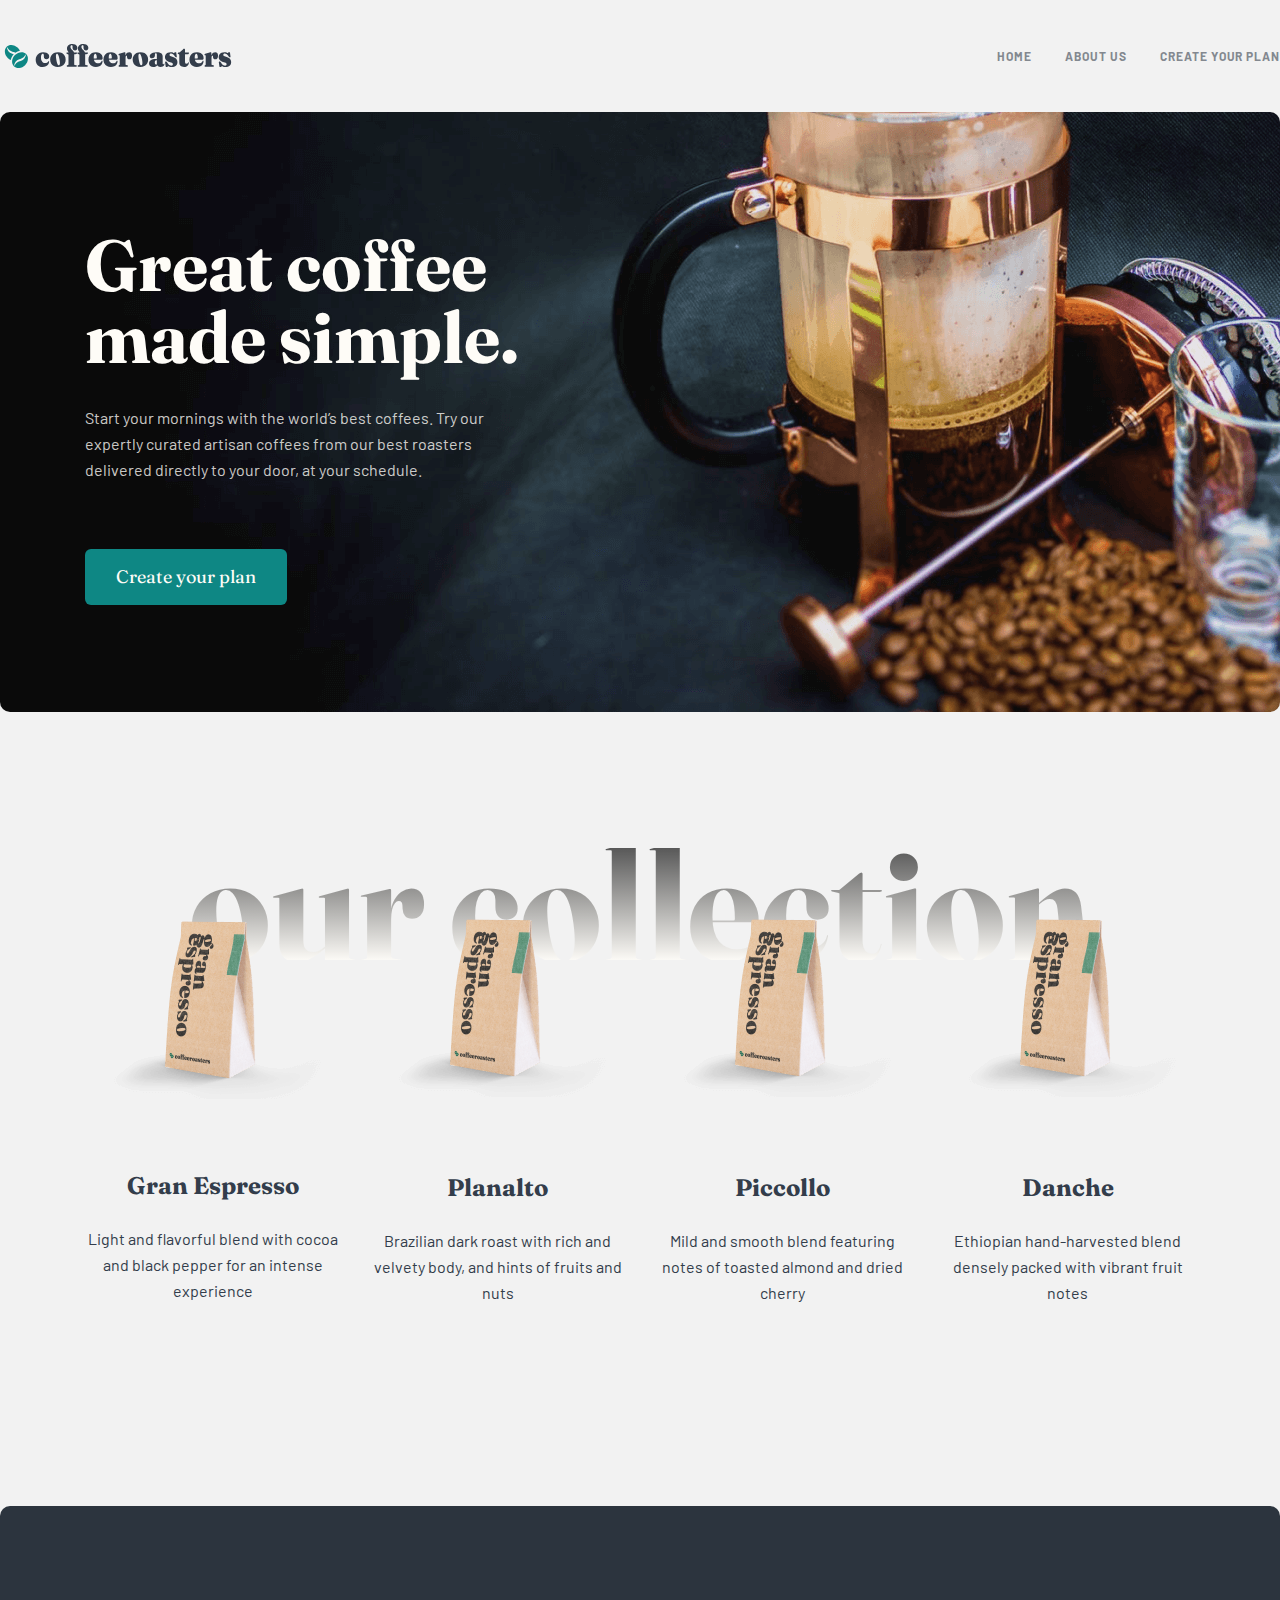
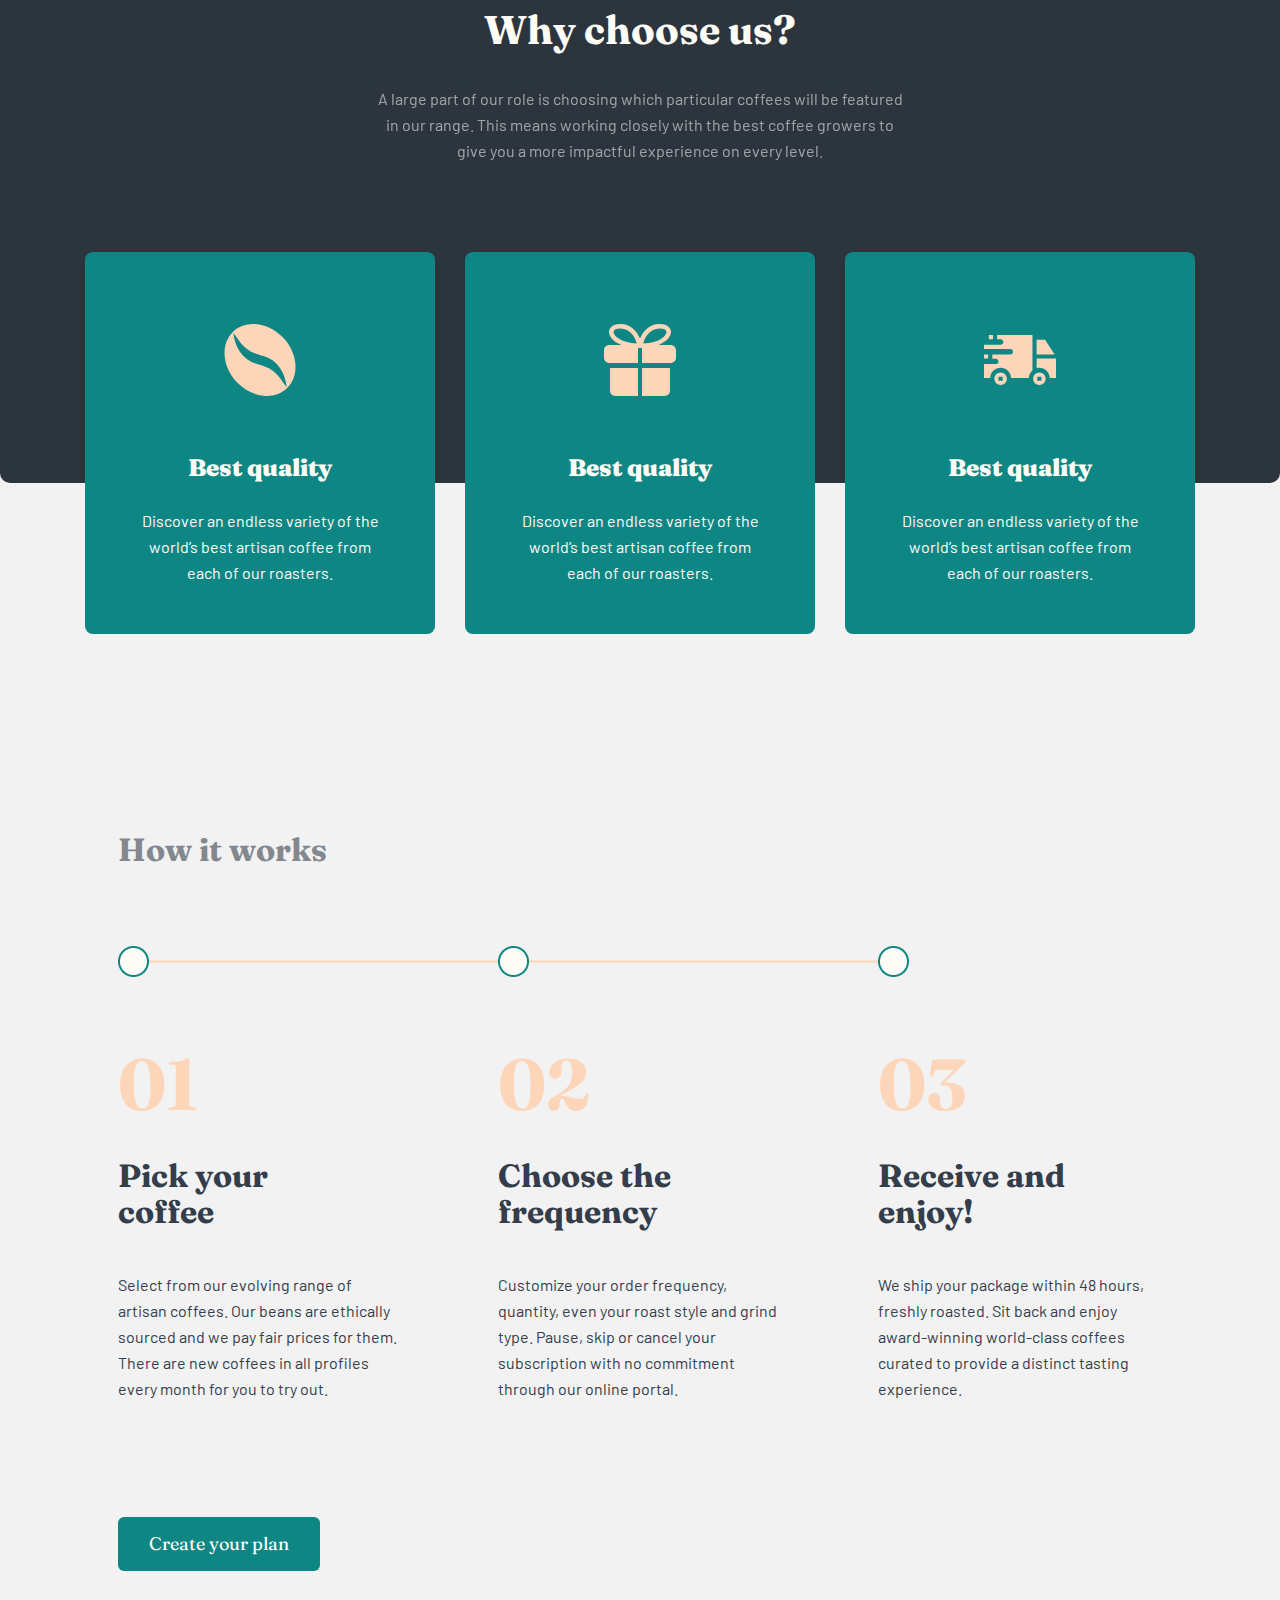
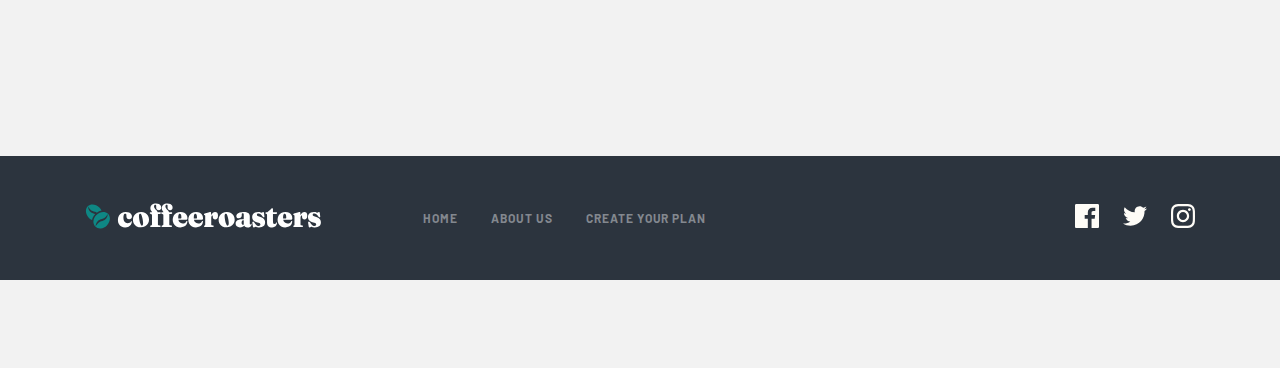
<file: index.html>
<!DOCTYPE html>
<html lang="en">
	<head>
		<meta charset="UTF-8" />
		<meta http-equiv="X-UA-Compatible" content="IE=edge" />
		<meta name="viewport" content="width= , initial-scale=1.0" />
		<link rel="stylesheet" href="./css/main.css" />
		<title>Document</title>
	</head>
	<body>
		<header class="header">
			<div class="container">
				<nav class="nav">
					<img
						src="./imgs/logo.svg"
						alt="logo"
						class="navbar__logo"
						width="236"
						height="26" />
					<ul class="nav__list">
						<li class="list__item">
							<a class="nav__link" href="#">HOME</a>
						</li>
						<li class="list__item">
							<a class="nav__link" href="./about.html">ABOUT US</a>
						</li>
						<li class="list__item">
							<a class="nav__link" href="./subscribe.html"
								>Create your plan</a
							>
						</li>
					</ul>
				</nav>
			</div>
		</header>
		<!-- Header -->
		<main>
			<div class="container">
				<section class="hero__box">
					<div class="hero">
						<h1 class="hero__title titles">Great coffee made simple.</h1>
						<p class="hero__subtitle texts">
							Start your mornings with the world’s best coffees. Try our
							expertly curated artisan coffees from our best roasters
							<br />
							delivered directly to your door, at your schedule.
						</p>
						<a href="#" class="hero__btn titles">Create your plan</a>
					</div>
				</section>
				<!-- collection section -->
				<section class="collection">
					<div class="collection__title">
						<h2 class="collection__title__box titles">our collection</h2>
					</div>
					<div class="collection__cards">
						<div class="card">
							<img
								src="./imgs/collection-img.png"
								alt="box"
								width="255"
								height="193" />
							<h3 class="card__title titles">Gran Espresso</h3>
							<p class="card__description texts">
								Light and flavorful blend with cocoa and black pepper
								for an intense experience
							</p>
						</div>
						<div class="card__one">
							<img
								src="./imgs/collection-img.png"
								alt="box"
								width="255"
								height="193" />
							<h3 class="card__title titles">Planalto</h3>
							<p class="card__description texts">
								Brazilian dark roast with rich and velvety body, and
								hints of fruits and nuts
							</p>
						</div>
						<div class="card__one">
							<img
								src="./imgs/collection-img.png"
								alt="box"
								width="255"
								height="193" />
							<h3 class="card__title titles">Piccollo</h3>
							<p class="card__description texts">
								Mild and smooth blend featuring notes of toasted almond
								and dried cherry
							</p>
						</div>
						<div class="card__one">
							<img
								src="./imgs/collection-img.png"
								alt="box"
								width="255"
								height="193" />
							<h3 class="card__title titles">Danche</h3>
							<p class="card__description texts">
								Ethiopian hand-harvested blend densely packed with
								vibrant fruit notes
							</p>
						</div>
					</div>
				</section>
				<!-- choose section -->
				<section class="choose__section">
					<div class="choose">
						<div class="choose__description">
							<h2 class="choose__description__title titles">
								Why choose us?
							</h2>
							<p class="choose__description__text texts">
								A large part of our role is choosing which particular
								coffees will be featured in our range. This means
								working closely with the best coffee growers to give you
								a more impactful experience on every level.
							</p>
						</div>
						<div class="choose__cards">
							<div class="choose__cards__one">
								<img
									src="./imgs/Shape.svg"
									alt="coffe icon"
									width="72"
									height="72" />
								<h3
									class="card__title titles choose__cards__one__title">
									Best quality
								</h3>
								<p
									class="card__description texts choose__cards__one__description">
									Discover an endless variety of the world’s best
									artisan coffee from each of our roasters.
								</p>
							</div>
							<div class="choose__cards__one">
								<img
									src="./imgs/Combined-Shape.svg"
									alt="coffe icon"
									width="72"
									height="72" />
								<h3
									class="card__title titles choose__cards__one__title">
									Best quality
								</h3>
								<p
									class="card__description texts choose__cards__one__description">
									Discover an endless variety of the world’s best
									artisan coffee from each of our roasters.
								</p>
							</div>
							<div class="choose__cards__one">
								<img
									src="./imgs/delivery.svg"
									alt="coffe icon"
									width="72"
									height="72" />
								<h3
									class="card__title titles choose__cards__one__title">
									Best quality
								</h3>
								<p
									class="card__description texts choose__cards__one__description">
									Discover an endless variety of the world’s best
									artisan coffee from each of our roasters.
								</p>
							</div>
						</div>
					</div>
				</section>
				<!-- How it works section -->
				<section class="howitworks">
					<h2 class="howitworks__title titles">How it works</h2>
					<div class="howitworks__main">
						<img
							class="howitworks-img"
							src="./imgs/line.png"
							alt="overal line"
							width="791"
							height="31" />
						<div class="howitworks__main__cards">
							<div class="howitworks-card">
								<h3 class="howitworks__number titles">01</h3>
								<h3 class="card__title titles howitworks__card__title">
									Pick your <br />
									coffee
								</h3>
								<p
									class="card__description texts howitworks__card__description">
									Select from our evolving range of artisan coffees.
									Our beans are ethically sourced and we pay fair
									prices for them. There are new coffees in all
									profiles every month for you to try out.
								</p>
							</div>
							<div class="howitworks-card">
								<h3 class="howitworks__number titles">02</h3>
								<h3 class="card__title titles howitworks__card__title">
									Choose the <br />
									frequency
								</h3>
								<p
									class="card__description texts howitworks__card__description">
									Customize your order frequency, quantity, even your
									roast style and grind type. Pause, skip or cancel
									your subscription with no commitment through our
									online portal.
								</p>
							</div>
							<div class="howitworks-card">
								<h3 class="howitworks__number titles">03</h3>
								<h3 class="card__title titles howitworks__card__title">
									Receive and <br />
									enjoy!
								</h3>
								<p
									class="card__description texts howitworks__card__description">
									We ship your package within 48 hours, freshly
									roasted. Sit back and enjoy award-winning world-class
									coffees curated to provide a distinct tasting
									experience.
								</p>
							</div>
						</div>
						<a href="#" class="howitworks__main__btn titles"
							>Create your plan</a
						>
					</div>
				</section>
			</div>
		</main>
		<footer class="footer">
			<div class="container footer__section">
				<div class="footer__nav">
					<a href="#">
						<img
							src="./imgs/footer.svg "
							alt="logo"
							class="logo"
							width="236"
							height="26" />
					</a>
					<ul class="footer__nav__list">
						<li class="list__item">
							<a class="footer__nav__link" href="#">HOME</a>
						</li>
						<li class="list__item">
							<a class="footer__nav__link" href="#">ABOUT US</a>
						</li>
						<li class="list__item">
							<a class="footer__nav__link" href="#">Create your plan</a>
						</li>
					</ul>
				</div>
				<div class="footer__networks">
					<a href="#" class="footer__networks_icon">
						<img
							src="./imgs/facebook.svg"
							alt="facebook"
							width="24"
							height="24" />
					</a>
					<a href="#" class="footer__networks_icon">
						<img
							src="./imgs/twitter.svg"
							alt="twitter"
							width="24"
							height="24" />
					</a>
					<a href="#" class="footer__networks_icon">
						<img
							src="./imgs/instagram.svg"
							alt="instagram"
							width="24"
							height="24" />
					</a>
				</div>
			</div>
		</footer>
	</body>
</html>
</file>
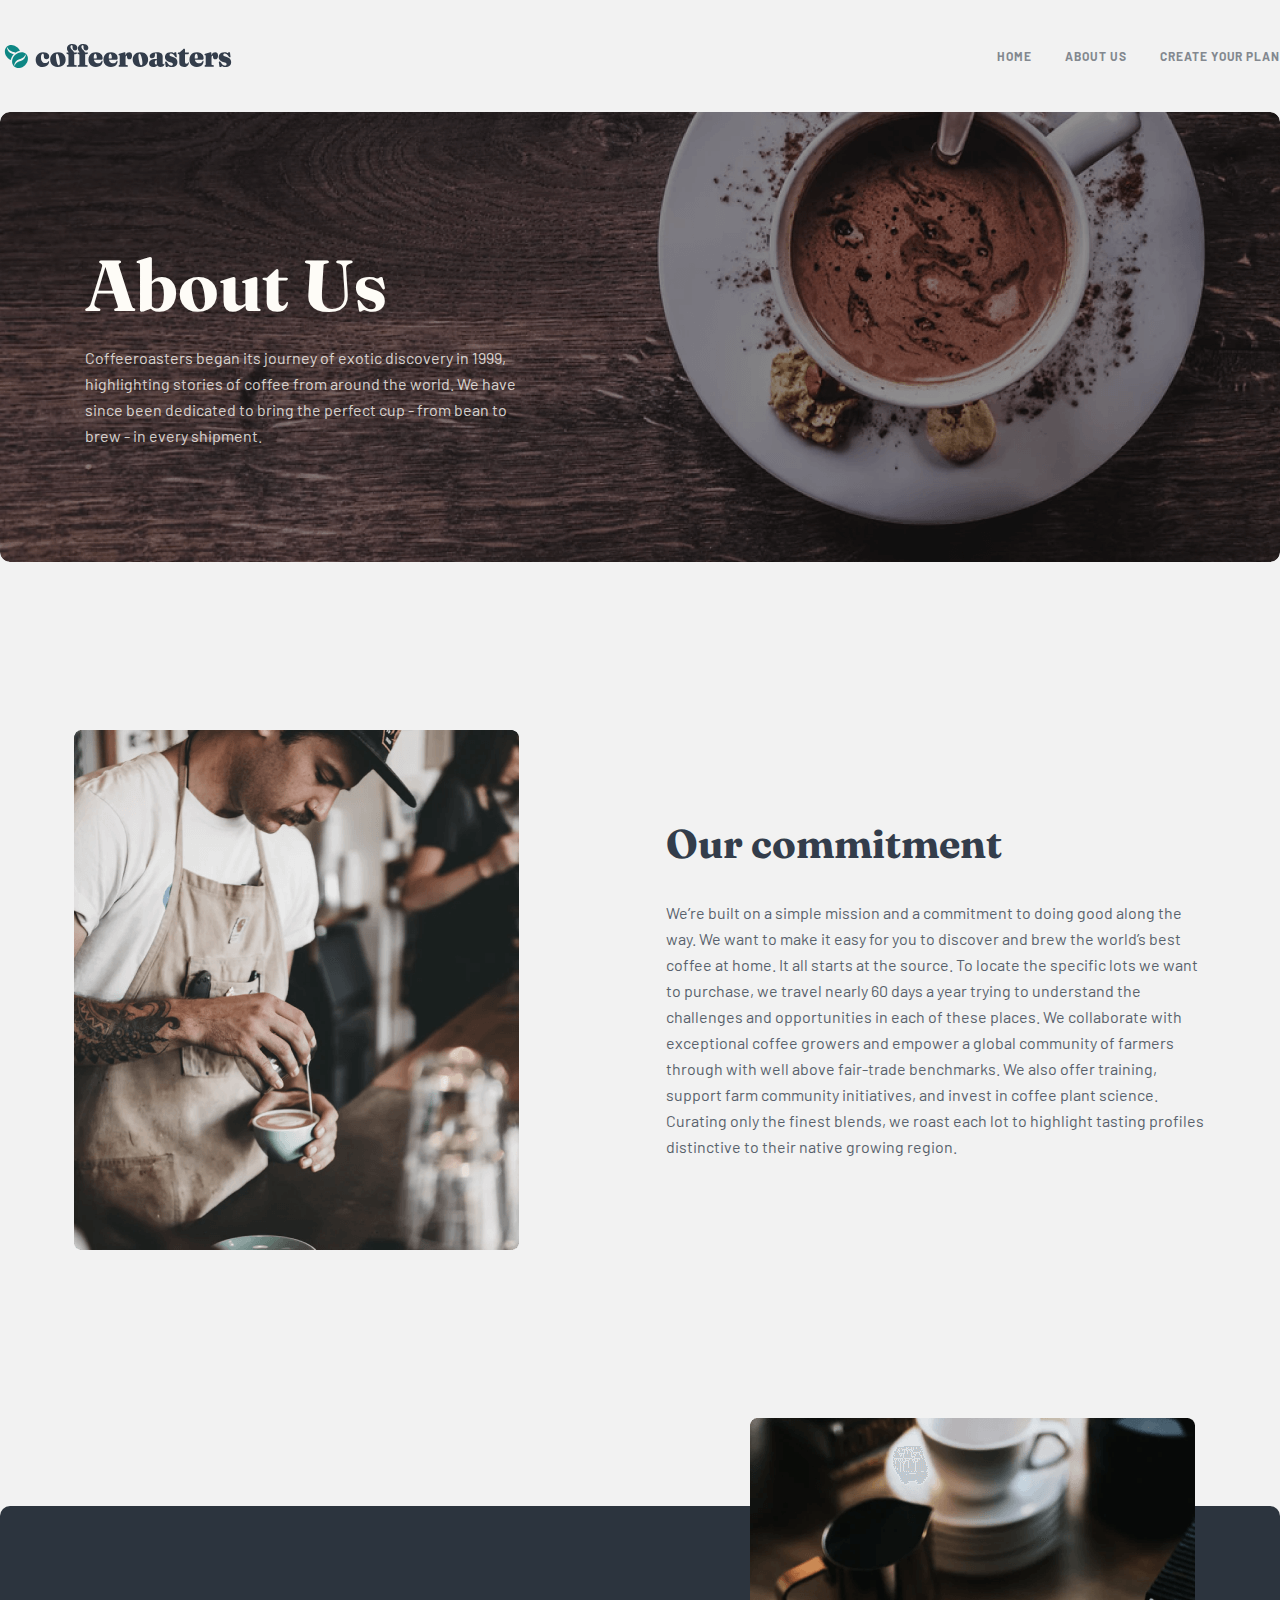
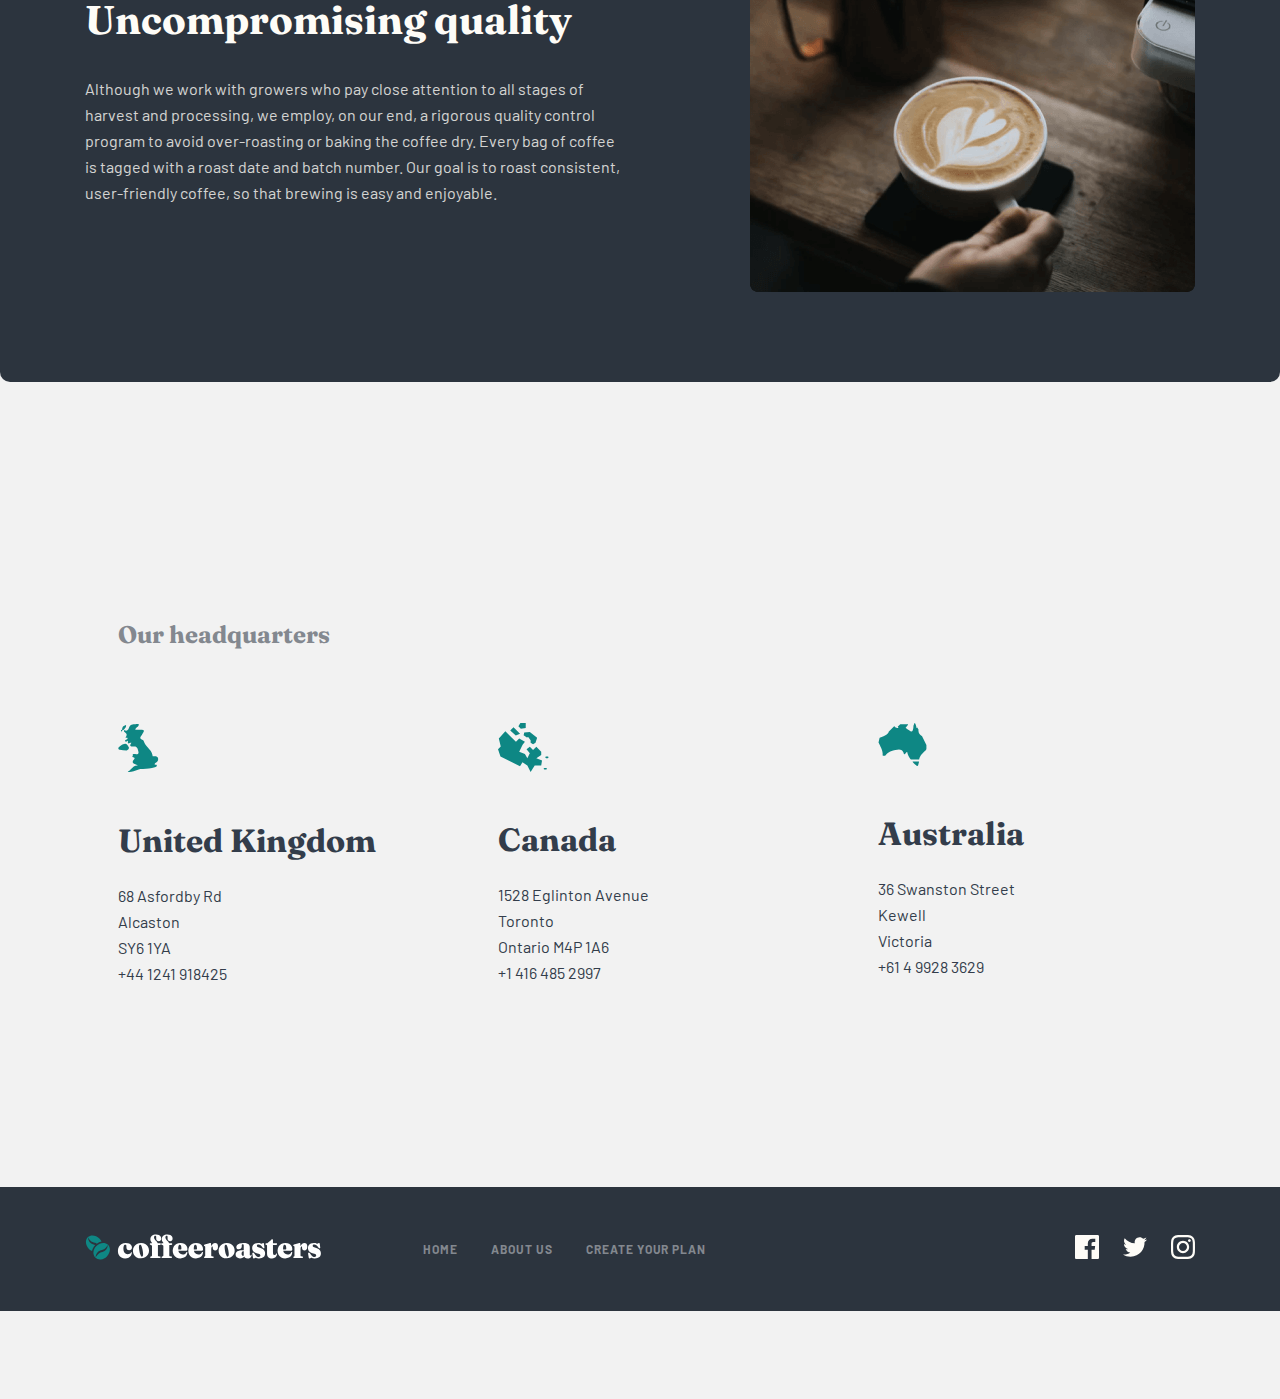
<file: about.html>
<!DOCTYPE html>
<html lang="en">
	<head>
		<meta charset="UTF-8" />
		<meta http-equiv="X-UA-Compatible" content="IE=edge" />
		<meta name="viewport" content="width=device-width, initial-scale=1.0" />
		<link rel="stylesheet" href="./css/main.css" />
		<title>Document</title>
	</head>
	<body>
		<header class="header">
			<div class="container">
				<nav class="nav">
					<img
						src="./imgs/logo.svg"
						alt="logo"
						class="navbar__logo"
						width="236"
						height="26" />
					<ul class="nav__list">
						<li class="list__item">
							<a class="nav__link" href="./index.html">HOME</a>
						</li>
						<li class="list__item">
							<a class="nav__link" href="./about.html"
								>ABOUT US</a
							>
						</li>
						<li class="list__item">
							<a class="nav__link" href="./subscribe.html">Create your plan</a>
						</li>
					</ul>
				</nav>
			</div>
		</header>
		<main>
			<div class="container">
				<!-- abaout us section -->
				<section class="aboutus">
					<div class="aboutus__left">
						<h1 class="aboutus__left__title titles">About Us</h1>
						<p class="aboutus__left__description texts">
							Coffeeroasters began its journey of exotic discovery
							in 1999, highlighting stories of coffee from around
							the world. We have since been dedicated to bring the
							perfect cup - from bean to brew - in every shipment.
						</p>
					</div>
				</section>
				<!-- commit section -->
				<section class="commit">
					<img
						src="./imgs/bitmab.png"
						alt=" a man with coffee"
						class="commit__left"
						width="445"
						height="520" />
					<div class="commit__right">
						<h2 class="commit__right__title titles">
							Our commitment
						</h2>
						<p class="commit__right__description texts">
							We’re built on a simple mission and a commitment to
							doing good along the way. We want to make it easy
							for you to discover and brew the world’s best coffee
							at home. It all starts at the source. To locate the
							specific lots we want <br />
							to purchase, we travel nearly 60 days a year trying
							to understand the challenges and opportunities in
							each of these places. We collaborate with
							exceptional coffee growers and empower a global
							community of farmers through with well above
							fair-trade benchmarks. We also offer training,
							support farm community initiatives, and invest in
							coffee plant science. Curating only the finest
							blends, we roast each lot to highlight tasting
							profiles distinctive to their native growing region.
						</p>
					</div>
				</section>
				<!-- quality section -->
				<section class="quality">
					<div class="quality__left">
						<h2
							class="commit__right__title titles quality__left__title">
							Uncompromising quality
						</h2>
						<p
							class="commit__right__description texts quality__left__description">
							Although we work with growers who pay close
							attention to all stages of harvest and processing,
							we employ, on our end, a rigorous quality control
							program to avoid over-roasting or baking the coffee
							dry. Every bag of coffee is tagged with a roast date
							and batch number. Our goal is to roast consistent,
							user-friendly coffee, so that brewing is easy and
							enjoyable.
						</p>
					</div>
					<img
						class="quality__img"
						src="./imgs/quality.png"
						alt="the quality section image"
						width="445"
						height="474" />
				</section>
				<!-- headquarter section -->
				<section class="headquarter">
					<h2 class="headquarter__title titles">Our headquarters</h2>
					<div class="headquarter__cards">
						<div class="headquarter__cards__one">
							<img
								src="./imgs/united-kingdom.svg"
								alt="shape of united Kingdom"
								width="41"
								height="50" />
							<h3 class="headquarter__cards__one__title titles">
								United Kingdom
							</h3>
							<p
								class="headquarter__cards__one-description texts">
								68 Asfordby Rd <br />
								Alcaston <br />
								SY6 1YA <br />
								+44 1241 918425
							</p>
						</div>
						<div class="headquarter__cards__one">
							<img
								src="./imgs/canada.svg"
								alt="shape of camada"
								width="51"
								height="49" />
							<h3 class="headquarter__cards__one__title titles">
								Canada
							</h3>
							<p
								class="headquarter__cards__one-description texts">
								1528 Eglinton Avenue <br />
								Toronto <br />
								Ontario M4P 1A6 <br />
								+1 416 485 2997
							</p>
						</div>
						<div class="headquarter__cards__one">
							<img
								src="./imgs/australia.svg"
								alt="shape of australia"
								width="49"
								height="43" />
							<h3 class="headquarter__cards__one__title titles">
								Australia
							</h3>
							<p
								class="headquarter__cards__one-description texts">
								36 Swanston Street <br />
								Kewell <br />
								Victoria <br />
								+61 4 9928 3629
							</p>
						</div>
					</div>
				</section>
			</div>
		</main>
		<footer class="footer">
			<div class="container footer__section">
				<div class="footer__nav">
					<a href="#">
						<img
							src="./imgs/footer.svg "
							alt="logo"
							class="logo"
							width="236"
							height="26" />
					</a>
					<ul class="footer__nav__list">
						<li class="list__item">
							<a class="footer__nav__link" href="#">HOME</a>
						</li>
						<li class="list__item">
							<a class="footer__nav__link" href="#">ABOUT US</a>
						</li>
						<li class="list__item">
							<a class="footer__nav__link" href="#"
								>Create your plan</a
							>
						</li>
					</ul>
				</div>
				<div class="footer__networks">
					<a href="#" class="footer__networks_icon">
						<img
							src="./imgs/facebook.svg"
							alt="facebook"
							width="24"
							height="24" />
					</a>
					<a href="#" class="footer__networks_icon">
						<img
							src="./imgs/twitter.svg"
							alt="twitter"
							width="24"
							height="24" />
					</a>
					<a href="#" class="footer__networks_icon">
						<img
							src="./imgs/instagram.svg"
							alt="instagram"
							width="24"
							height="24" />
					</a>
				</div>
			</div>
		</footer>
	</body>
</html>
</file>
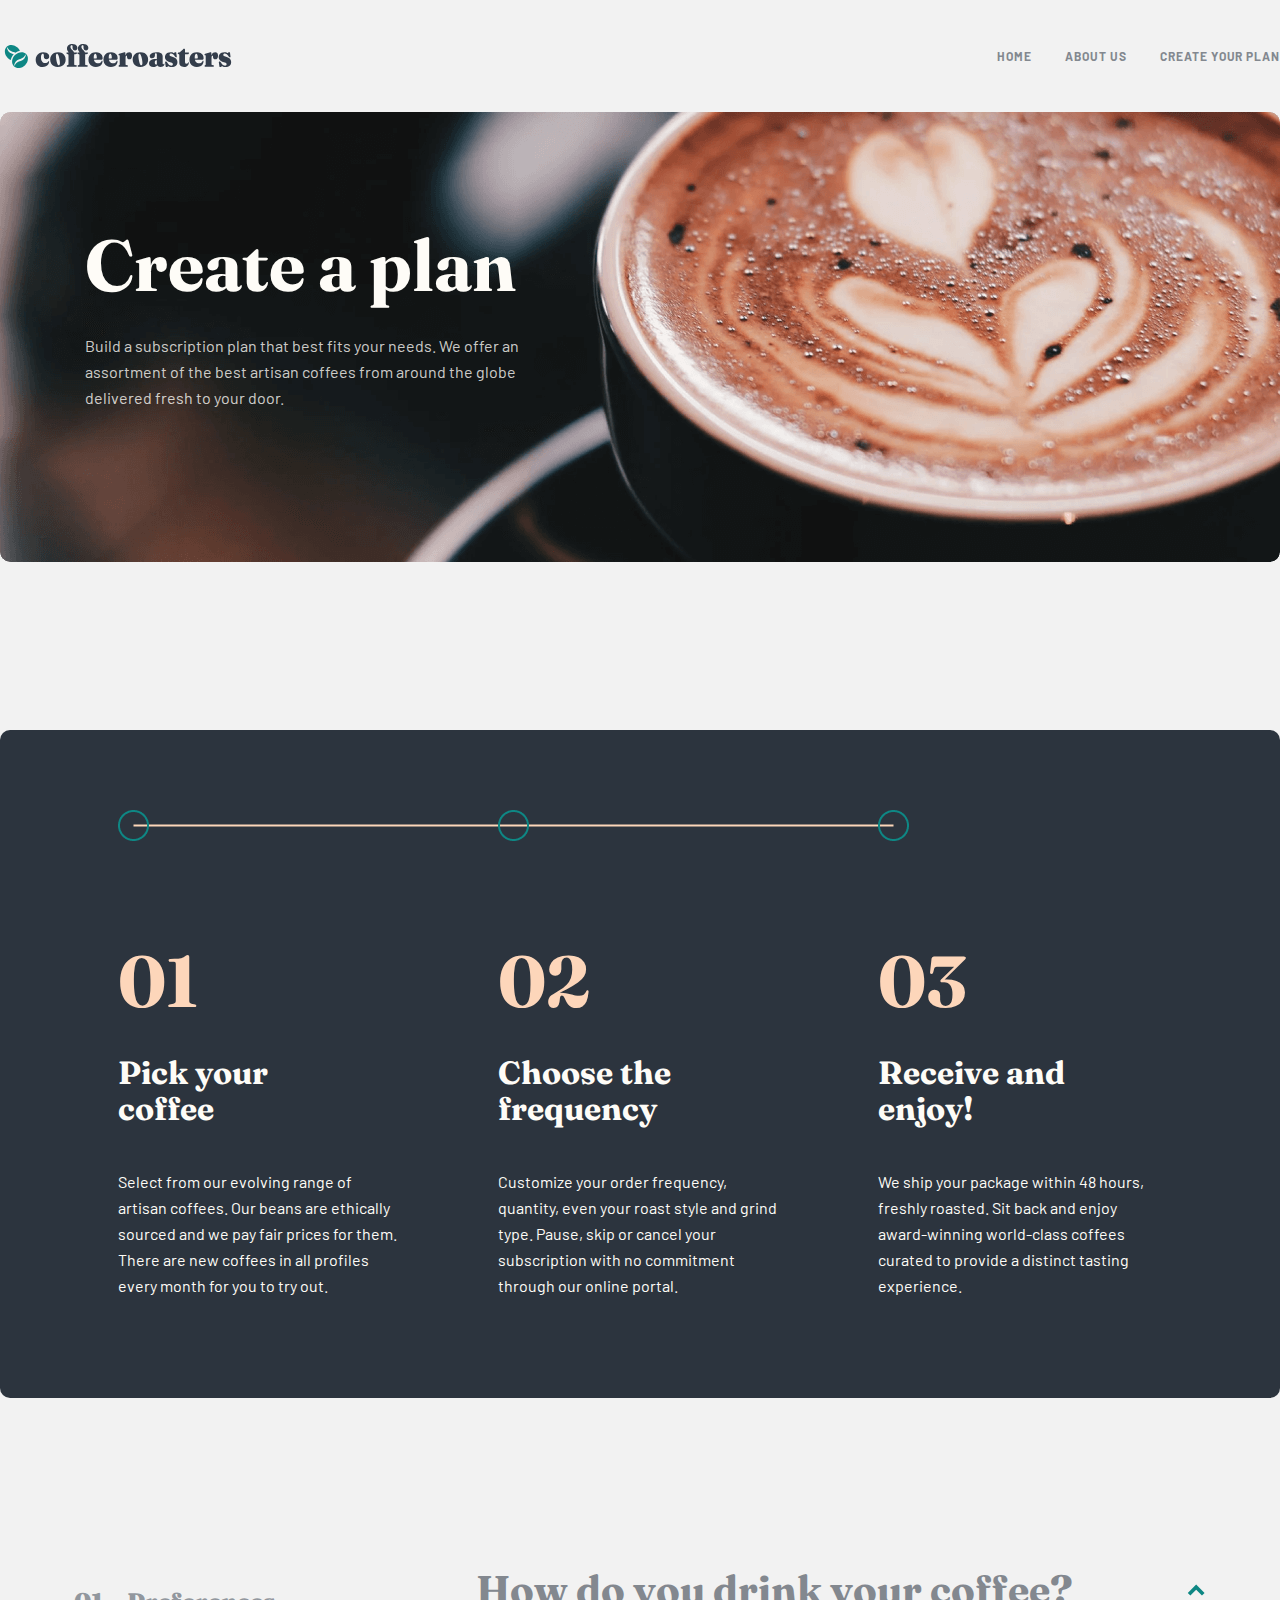
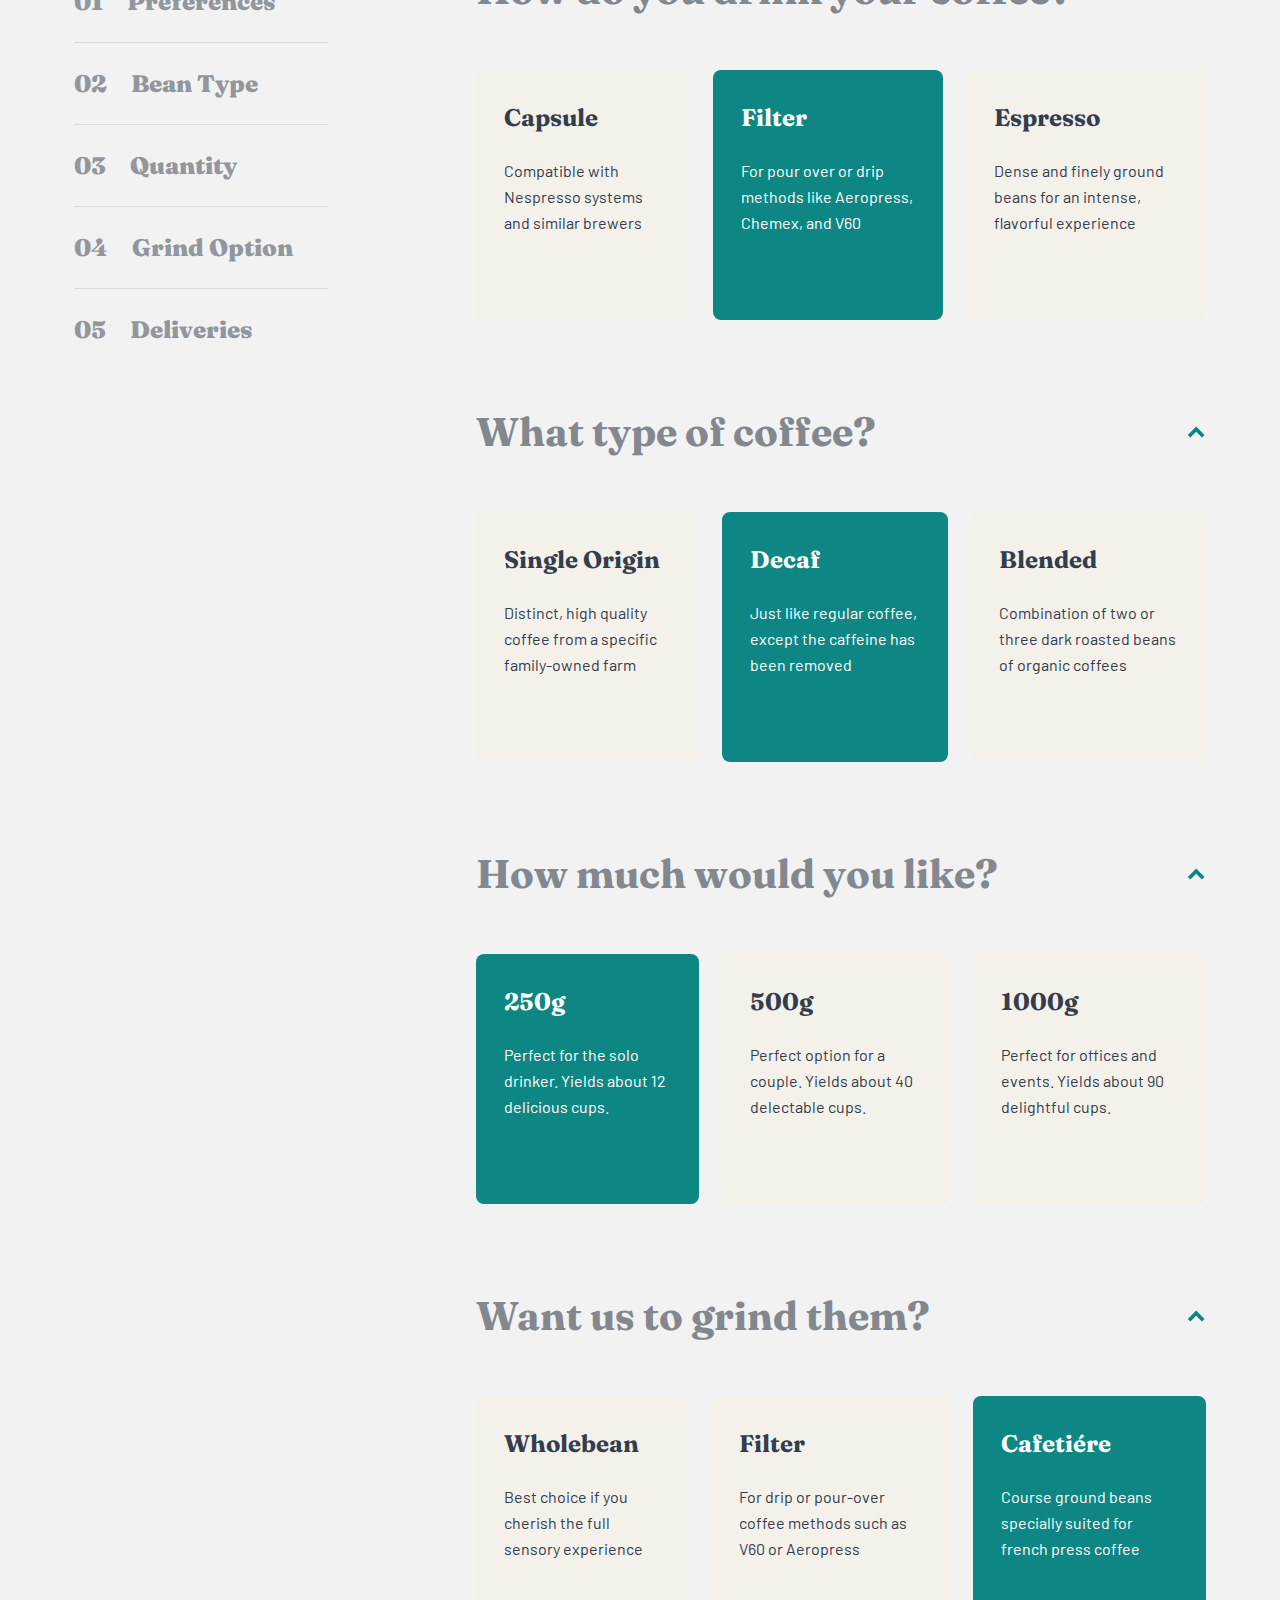
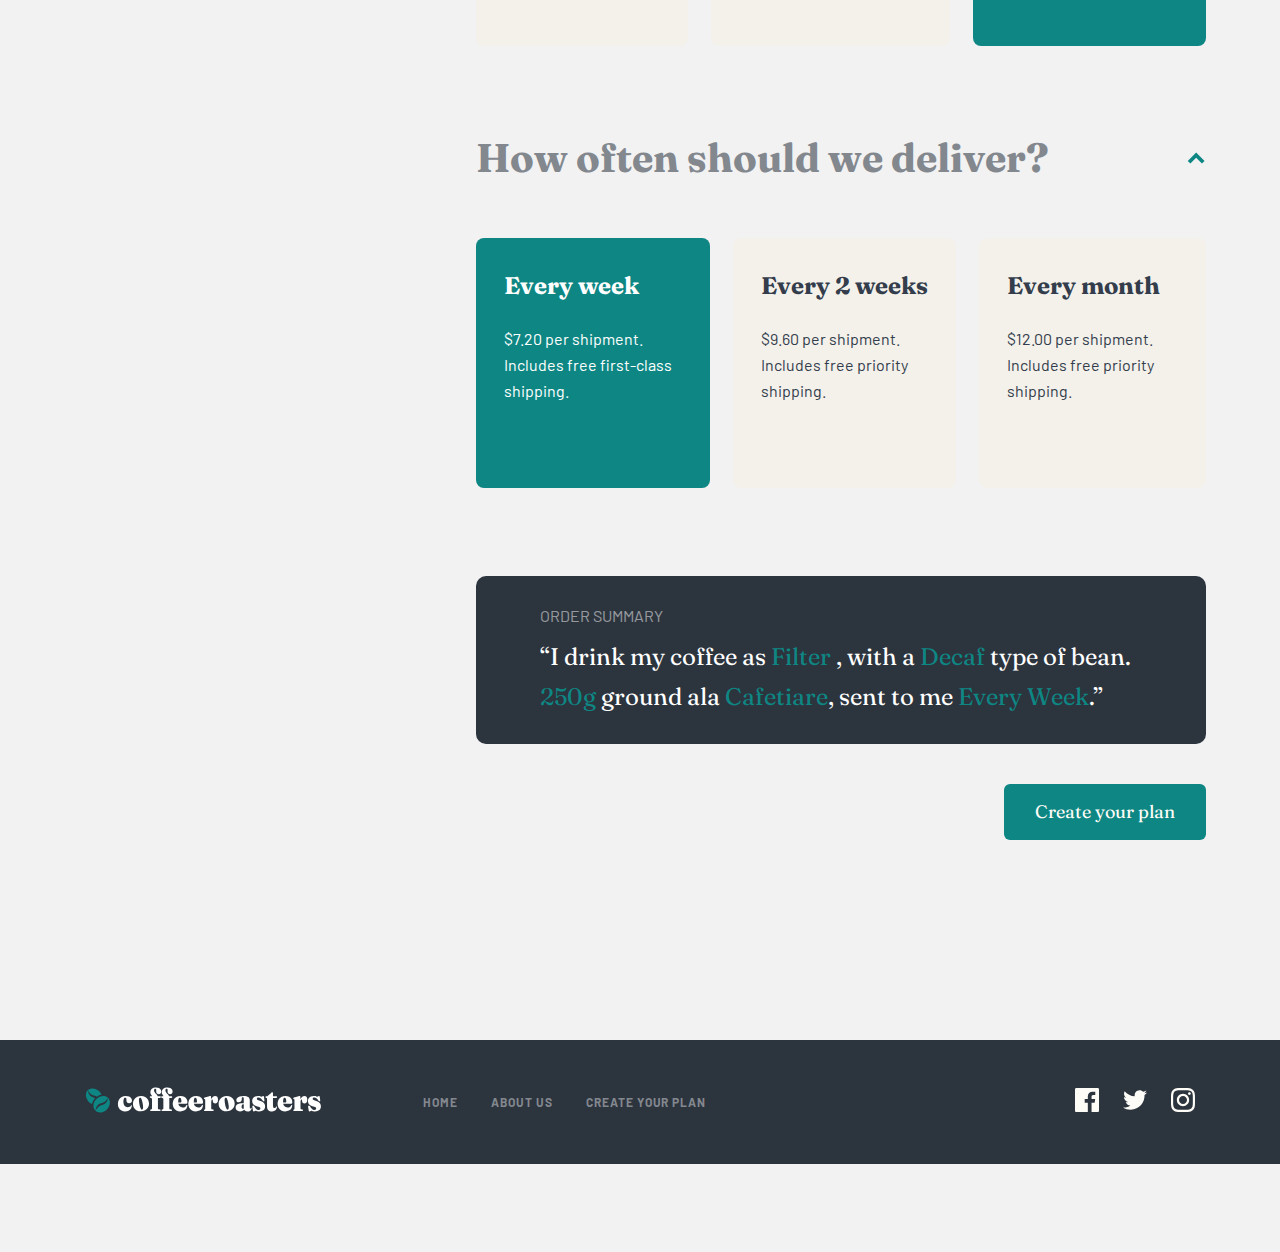
<file: subscribe.html>
<!DOCTYPE html>
<html lang="en">
	<head>
		<meta charset="UTF-8" />
		<meta http-equiv="X-UA-Compatible" content="IE=edge" />
		<meta name="viewport" content="width=device-width, initial-scale=1.0" />
		<link rel="stylesheet" href="./css/main.css" />
		<title>subscribe</title>
	</head>
	<body>
		<header class="header">
			<div class="container">
				<nav class="nav">
					<img
						src="./imgs/logo.svg"
						alt="logo"
						class="navbar__logo"
						width="236"
						height="26" />
					<ul class="nav__list">
						<li class="list__item">
							<a class="nav__link" href="./index.html">HOME</a>
						</li>
						<li class="list__item">
							<a class="nav__link" href="./about.html">ABOUT US</a>
						</li>
						<li class="list__item">
							<a class="nav__link" href="#">Create your plan</a>
						</li>
					</ul>
				</nav>
			</div>
		</header>
		<main>
			<div class="container">
				<!-- hero section -->
				<section class="hero__box sub__box">
					<div class="hero">
						<h1 class="hero__title titles">Create a plan</h1>
						<p class="hero__subtitle texts">
							Build a subscription plan that best fits your needs. We
							offer an assortment of the best artisan coffees from around
							the globe delivered fresh to your door.
						</p>
					</div>
				</section>
				<!-- howit section -->
				<section class="howitworks sub__howitworks">
					<div class="howitworks__main">
						<img
							class="howitworks-img"
							src="./imgs/subscribe.png"
							alt="overal line"
							width="791"
							height="31" />
						<div class="howitworks__main__cards sub__main">
							<div class="howitworks-card">
								<h3 class="howitworks__number titles">01</h3>
								<h3
									class="card__title titles sub__main__title howitworks__card__title">
									Pick your <br />
									coffee
								</h3>
								<p
									class="card__description texts sub__description howitworks__card__description">
									Select from our evolving range of artisan coffees.
									Our beans are ethically sourced and we pay fair
									prices for them. There are new coffees in all
									profiles every month for you to try out.
								</p>
							</div>
							<div class="howitworks-card">
								<h3 class="howitworks__number titles">02</h3>
								<h3
									class="card__title titles sub__main__title howitworks__card__title">
									Choose the <br />
									frequency
								</h3>
								<p
									class="card__description texts sub__description howitworks__card__description">
									Customize your order frequency, quantity, even your
									roast style and grind type. Pause, skip or cancel
									your subscription with no commitment through our
									online portal.
								</p>
							</div>
							<div class="howitworks-card">
								<h3 class="howitworks__number titles">03</h3>
								<h3
									class="card__title titles sub__main__title howitworks__card__title">
									Receive and <br />
									enjoy!
								</h3>
								<p
									class="card__description texts sub__description howitworks__card__description">
									We ship your package within 48 hours, freshly
									roasted. Sit back and enjoy award-winning world-class
									coffees curated to provide a distinct tasting
									experience.
								</p>
							</div>
						</div>
					</div>
				</section>
				<section class="menu__section">
					<aside class="menu__section__aside">
						<ul class="menu__list">
							<li class="menu__list__item">
								<p class="menu__text titles">01</p>
								<p class="menu__text titles">Preferences</p>
							</li>
							<hr width="255" class="menu__list__line" />
							<li class="menu__list__item">
								<p class="menu__text titles">02</p>
								<p class="menu__text titles">Bean Type</p>
							</li>
							<hr width="255" class="menu__list__line" />
							<li class="menu__list__item">
								<p class="menu__text titles">03</p>
								<p class="menu__text titles">Quantity</p>
							</li>
							<hr width="255" class="menu__list__line" />
							<li class="menu__list__item">
								<p class="menu__text titles">04</p>
								<p class="menu__text titles">Grind Option</p>
							</li>
							<hr width="255" class="menu__list__line" />
							<li class="menu__list__item">
								<p class="menu__text">05</p>
								<p class="menu__text">Deliveries</p>
							</li>
						</ul>
					</aside>
					<div class="menu__section__cards">
						<div class="cards__one">
							<div class="cards__one__title">
								<h3 class="menu__cars--title">
									How do you drink your coffee?
								</h3>
								<img
									src="./imgs/strelka.svg"
									alt="icon"
									width="18"
									height="12" />
							</div>
							<div class="cards__one-card">
								<div class="card__first">
									<h4 class="card__first__title">Capsule</h4>
									<p class="card__first__text">
										Compatible with Nespresso systems and similar
										brewers
									</p>
								</div>
								<div class="card__first" id="for__nth">
									<h4 class="card__first__title for__color">Filter</h4>
									<p class="card__first__text for__color">
										For pour over or drip methods like Aeropress,
										Chemex, and V60
									</p>
								</div>
								<div class="card__first">
									<h4 class="card__first__title">Espresso</h4>
									<p class="card__first__text">
										Dense and finely ground beans for an intense,
										flavorful experience
									</p>
								</div>
							</div>
						</div>
						<div class="cards__one">
							<div class="cards__one__title">
								<h3 class="menu__cars--title">What type of coffee?</h3>
								<img
									src="./imgs/strelka.svg"
									alt="icon"
									width="18"
									height="12" />
							</div>
							<div class="cards__one-card">
								<div class="card__first">
									<h4 class="card__first__title">Single Origin</h4>
									<p class="card__first__text">
										Distinct, high quality coffee from a specific
										family-owned farm
									</p>
								</div>
								<div class="card__first" id="for__nth">
									<h4 class="card__first__title for__color">Decaf</h4>
									<p class="card__first__text for__color">
										Just like regular coffee, except the caffeine has
										been removed
									</p>
								</div>
								<div class="card__first">
									<h4 class="card__first__title">Blended</h4>
									<p class="card__first__text">
										Combination of two or three dark roasted beans of
										organic coffees
									</p>
								</div>
							</div>
						</div>
						<div class="cards__one">
							<div class="cards__one__title">
								<h3 class="menu__cars--title">
									How much would you like?
								</h3>
								<img
									src="./imgs/strelka.svg"
									alt="icon"
									width="18"
									height="12" />
							</div>
							<div class="cards__one-card">
								<div class="card__first" id="for__nth">
									<h4 class="card__first__title for__color">250g</h4>
									<p class="card__first__text for__color">
										Perfect for the solo drinker. Yields about 12
										delicious cups.
									</p>
								</div>
								<div class="card__first">
									<h4 class="card__first__title">500g</h4>
									<p class="card__first__text">
										Perfect option for a couple. Yields about 40
										delectable cups.
									</p>
								</div>
								<div class="card__first">
									<h4 class="card__first__title">1000g</h4>
									<p class="card__first__text">
										Perfect for offices and events. Yields about 90
										delightful cups.
									</p>
								</div>
							</div>
						</div>
						<div class="cards__one">
							<div class="cards__one__title">
								<h3 class="menu__cars--title">
									Want us to grind them?
								</h3>
								<img
									src="./imgs/strelka.svg"
									alt="icon"
									width="18"
									height="12" />
							</div>
							<div class="cards__one-card">
								<div class="card__first">
									<h4 class="card__first__title">Wholebean</h4>
									<p class="card__first__text">
										Best choice if you cherish the full sensory
										experience
									</p>
								</div>
								<div class="card__first">
									<h4 class="card__first__title">Filter</h4>
									<p class="card__first__text">
										For drip or pour-over coffee methods such as V60
										or Aeropress
									</p>
								</div>
								<div class="card__first" id="for__nth">
									<h4 class="card__first__title for__color">
										Cafetiére
									</h4>
									<p class="card__first__text for__color">
										Course ground beans specially suited for french
										press coffee
									</p>
								</div>
							</div>
						</div>
						<div class="cards__one">
							<div class="cards__one__title">
								<h3 class="menu__cars--title">
									How often should we deliver?
								</h3>
								<img
									src="./imgs/strelka.svg"
									alt="icon"
									width="18"
									height="12" />
							</div>
							<div class="cards__one-card">
								<div class="card__first" id="for__nth">
									<h4 class="card__first__title for__color">
										Every week
									</h4>
									<p class="card__first__text for__color">
										$7.20 per shipment. Includes free first-class
										shipping.
									</p>
								</div>
								<div class="card__first">
									<h4 class="card__first__title">Every 2 weeks</h4>
									<p class="card__first__text">
										$9.60 per shipment. Includes free priority
										shipping.
									</p>
								</div>
								<div class="card__first">
									<h4 class="card__first__title">Every month</h4>
									<p class="card__first__text">
										$12.00 per shipment. Includes free priority
										shipping.
									</p>
								</div>
							</div>
						</div>
						<div class="order">
							<div class="order__block">
								<h4 class="order__title texts">Order Summary</h4>
								<blockquote class="order__block__quote titles">
									“I drink my coffee as
									<span class="order__block__quote__span">Filter</span>
									, with a<span class="order__block__quote__span">
										Decaf</span
									>
									type of bean.
									<span class="order__block__quote__span">250g</span>
									ground ala
									<span class="order__block__quote__span"
										>Cafetiare</span
									>, sent to me
									<span class="order__block__quote__span"
										>Every Week</span
									>.”
								</blockquote>
							</div>
							<a href="#" class="titles order__block__btn"
								>Create your plan</a
							>
						</div>
					</div>
				</section>
			</div>
		</main>
		<footer class="footer subscribe__footer">
			<div class="container footer__section">
				<div class="footer__nav">
					<a href="#">
						<img
							src="./imgs/footer.svg "
							alt="logo"
							class="logo"
							width="236"
							height="26" />
					</a>
					<ul class="footer__nav__list">
						<li class="list__item">
							<a class="footer__nav__link" href="#">HOME</a>
						</li>
						<li class="list__item">
							<a class="footer__nav__link" href="#">ABOUT US</a>
						</li>
						<li class="list__item">
							<a class="footer__nav__link" href="#">Create your plan</a>
						</li>
					</ul>
				</div>
				<div class="footer__networks">
					<a href="#" class="footer__networks_icon">
						<img
							src="./imgs/facebook.svg"
							alt="facebook"
							width="24"
							height="24" />
					</a>
					<a href="#" class="footer__networks_icon">
						<img
							src="./imgs/twitter.svg"
							alt="twitter"
							width="24"
							height="24" />
					</a>
					<a href="#" class="footer__networks_icon">
						<img
							src="./imgs/instagram.svg"
							alt="instagram"
							width="24"
							height="24" />
					</a>
				</div>
			</div>
		</footer>
	</body>
</html>
</file>
<file: css/main.css>
@import"https://fonts.googleapis.com/css2?family=Barlow:wght@400;600;700&family=DM+Sans:wght@400;500;700&family=Fraunces:opsz,wght@9..144,700;9..144,900&family=Raleway:wght@700&display=swap";@font-face{font-family:"Barlow-Regular";src:url("../fonts/Barlow-Regular.ttf") format(truetype);font-style:normal;font-weight:400}@font-face{font-family:"Barlow-Bold";src:url("../fonts/Barlow-Bold.ttf") format(truetype);font-style:normal;font-weight:700}@font-face{font-family:"Fraunces_9pt-Black";src:url("../fonts/Fraunces_9pt/Fraunces_9pt-Black.ttf") format(truetype);font-style:normal;font-weight:900}.menu__section__cards .cards__one-card,.menu__section__cards .cards__one__title,.menu__section__aside .menu__list__item,.footer__section .footer__networks,.footer__section .footer__nav__list,.footer__section .footer__nav,.footer__section,.howitworks__main__cards,.choose__section .choose .choose__cards,.collection__cards,.header .nav__list,.header .nav{display:flex;justify-content:space-between;align-items:center}.menu__section__cards .cards__one,.menu__section__aside .menu__list,.headquarter,.aboutus__left,.howitworks,.choose__section .choose .choose__cards__one,.choose__section .choose__description,.collection__cards .card,.collection,.hero__box .hero{display:flex;flex-direction:column;align-items:flex-start}.menu__section__cards .cards__one-card .card__first__title,.menu__section__cards .cards__one__title .menu__cars--title,.titles{font-family:"Fraunces";font-size:72px;line-height:72px;color:#fefcf7}.menu__section__cards .cards__one-card .card__first__text,.texts{font-family:"Barlow";font-size:16px;line-height:26px;color:rgba(254,252,247,.8)}*{margin:0;padding:0;box-sizing:border-box;scroll-behavior:smooth}.container{width:1280px;margin:0 auto;padding:0}body{background:#f2f2f2}.header{margin-top:43px}.header .nav__list{width:283px;list-style:none}.header .nav__link{text-decoration:none;font-family:"Barlow";font-style:normal;font-weight:700;font-size:12px;line-height:15px;letter-spacing:.923077px;text-transform:uppercase;color:#83888f}.header .nav__link:hover{cursor:pointer}.header .nav__link:active{color:#333d4b}.hero__box{width:100%;height:600px;margin-top:43px;background-image:url("../imgs/Bitmap.png");background-size:contain;background-repeat:no-repeat;border-radius:10px}.hero__box .hero{margin-left:85px;gap:32px}.hero__box .hero__title{width:493px;margin-top:117px}.hero__box .hero__subtitle{width:445px}.hero__box .hero__btn{margin-top:34px;padding:15px 31px 16px;background:#0e8784;border-radius:6px;font-size:18px;line-height:25px;text-decoration:none;text-align:center}.hero__box .hero__btn:active{background:#66d2cf}.collection{margin:136px auto;width:1111px;position:relative;align-items:center}.collection__title{position:absolute;opacity:.8;mix-blend-mode:normal;z-index:-1}.collection__title__box{padding:20px;text-align:center;font-size:160px;background:-webkit-linear-gradient(-90deg, #333 0%, #fefcf7 100%);-webkit-background-clip:text;-webkit-text-fill-color:rgba(0,0,0,0)}.collection__cards{margin-top:56px;gap:30px}.collection__cards .card{align-items:center}.collection__cards .card__title{margin-top:71px;font-size:24px;line-height:32px;text-align:center;color:#333d4b}.collection__cards .card__description{margin-top:24px;width:255px;font-size:16px;line-height:26px;text-align:center;color:#333d4b}.choose__section{position:relative}.choose__section .choose{margin-top:200px}.choose__section .choose__description{width:100%;height:577px;position:relative;align-items:center;background:#2c343e;border-radius:10px}.choose__section .choose__description__title{margin-top:100px;font-size:40px;line-height:48px;text-align:center}.choose__section .choose__description__text{margin-top:32px;width:540px;text-align:center;opacity:.7}.choose__section .choose .choose__cards{position:absolute;top:346px;left:85px;width:1110px;margin:0 auto}.choose__section .choose .choose__cards__one{padding-top:72px;padding-bottom:48px;width:350px;align-items:center;background:#0e8784;border-radius:8px}.choose__section .choose .choose__cards__one__title{margin-top:56px;font-size:24px;font-weight:900;line-height:32px;text-align:center;color:#fefcf7}.choose__section .choose .choose__cards__one__description{margin-top:24px;width:255px;font-size:16px;line-height:26px;text-align:center;color:#fefcf7}.howitworks{margin-top:351px;align-items:center}.howitworks__title{width:1045px;font-size:32px;line-height:32px;text-align:start;color:#83888f}.howitworks__main{margin-top:80px}.howitworks__main__cards{gap:95px;margin-top:67px;margin-bottom:64px}.howitworks__main__cards .howitworks__number{width:90px;height:72px;font-weight:bold;color:#fdd6ba}.howitworks__main__cards .howitworks__card__title{margin-top:38px;width:255px;text-align:start;font-size:32px;line-height:36px;color:#333d4b}.howitworks__main__cards .howitworks__card__description{margin-top:42px;margin-bottom:65px;width:285px;text-align:start;color:#333d4b}.howitworks__main__btn{padding:15px 31px 16px;background:#0e8784;border-radius:6px;font-size:18px;line-height:25px;text-decoration:none;text-align:center}.howitworks__main__btn:active{background:#66d2cf}.footer{margin-top:200px;margin-bottom:88px}.footer__section{background:#2c343e;padding:47px 85px}.footer__section .footer__nav__list{margin-left:0px;margin-left:102px;width:283px;list-style:none}.footer__section .footer__nav__link{text-decoration:none;font-family:"Barlow";font-style:normal;font-weight:700;font-size:12px;line-height:15px;letter-spacing:.923077px;text-transform:uppercase;color:#83888f}.footer__section .footer__nav__link:active{color:#fefcf7}.footer__section .footer__networks{width:120px;gap:24px}.footer__section .footer__networks_icon:active{background-color:#fdd6ba}.aboutus{margin-top:43px;width:100%;height:450px;background-image:url(../imgs/Bitmap2.png);background-size:contain;background-repeat:no-repeat;border-radius:10px}.aboutus__left{margin-left:85px}.aboutus__left__title{margin-top:137px;margin-bottom:0px}.aboutus__left__description{margin-top:24px;width:445px}.commit{margin-top:168px;display:flex;justify-content:space-around}.commit__right__title{margin-top:90px;font-size:40px;line-height:48px;color:#333d4b}.commit__right__description{margin-top:32px;width:540px;font-size:16px;line-height:26px;color:#333d4b;mix-blend-mode:normal;opacity:.8}.quality{position:relative;margin-top:256px;background:#2c343e;border-radius:10px;display:flex;justify-content:space-between}.quality__img{position:absolute;top:-88px;left:750px}.quality__left{margin-left:85px}.quality__left__title{color:#fefcf7}.quality__left__description{margin-bottom:176px;color:#fefcf7}.headquarter{margin:237px auto 0px;width:1045px}.headquarter__title{font-size:24px;line-height:32px;color:#83888f}.headquarter__cards{margin-top:72px;display:flex;gap:95px}.headquarter__cards__one{width:285px}.headquarter__cards__one__title{margin-top:46px;font-size:32px;line-height:36px;color:#333d4b}.headquarter__cards__one-description{margin-top:24px;font-size:16px;line-height:26px;color:#333d4b}.sub__box{height:450px;background:url(../../imgs/subscribe-hero.png)}.sub__howitworks{margin-top:168px;background:#2c343e;border-radius:10px}.sub__howitworks .sub__main{margin-top:100px;margin-bottom:99px}.sub__howitworks .sub__main__title{color:#fefcf7}.sub__howitworks .sub__description{margin-bottom:0px;color:#fefcf7}.menu__section{margin-top:80px;display:flex;justify-content:space-around}.menu__section__aside{margin-top:108px;width:255px}.menu__section__aside .menu__list{gap:24px;list-style:none}.menu__section__aside .menu__list__item{width:223px;justify-content:flex-start;gap:24px}.menu__section__aside .menu__list__item .menu__text{font-family:"fraunces";font-weight:900;font-size:24px;line-height:32px;color:rgba(51,61,75,.5)}.menu__section__aside .menu__list__item .menu__text:hover,.menu__section__aside .menu__list__item .menu__text:focus{cursor:pointer;color:rgba(51,61,75,.8)}.menu__section__aside .menu__list__item .menu__text:active{font-size:25px}.menu__section__aside .menu__list__line{background:#83888f;mix-blend-mode:normal;opacity:.25}.menu__section__cards{width:730px}.menu__section__cards .cards__one{margin-top:88px}.menu__section__cards .cards__one__title{gap:79px}.menu__section__cards .cards__one__title .menu__cars--title{width:632px;font-size:40px;font-weight:900px;line-height:48px;color:#83888f}.menu__section__cards .cards__one-card{margin-top:56px;gap:23px}.menu__section__cards .cards__one-card .card__first{padding:32px 28px 84px;display:flex;flex-direction:column;gap:24px;background:#f4f1eb;border-radius:8px;transition:all .8s ease}.menu__section__cards .cards__one-card .card__first__title{font-size:24px;line-height:32px;color:#333d4b}.menu__section__cards .cards__one-card .card__first__text{color:#333d4b}.menu__section__cards .cards__one-card .card__first:hover{background-color:#fdd6ba}.menu__section__cards .cards__one-card .card__first .for__color{color:#fff}.menu__section__cards .cards__one-card #for__nth{background-color:#0e8784}.menu__section__cards .cards__one-card #for__nth:hover{background-color:#fdd6ba}.menu__section__cards .cards__one-card #for__nth:hover .for__color{color:#000}.menu__section__cards .order{margin-top:88px;display:flex;flex-direction:column;align-items:flex-end;gap:40px}.menu__section__cards .order__block{padding:27px 64px;background:#2c343e;border-radius:10px}.menu__section__cards .order__block .order__title{line-height:26px;font-weight:400;text-transform:uppercase;color:#fff;mix-blend-mode:normal;opacity:.5}.menu__section__cards .order__block__quote{margin-top:8px;font-size:24px;line-height:40px;color:#fff}.menu__section__cards .order__block__quote span{color:#0e8784}.menu__section__cards .order__block__btn{padding:15px 31px 16px;background:#0e8784;border-radius:6px;font-size:18px;line-height:25px;text-decoration:none;text-align:center}.menu__section__cards .order__block__btn:active{background:#66d2cf}/*# sourceMappingURL=main.css.map */
</file>
